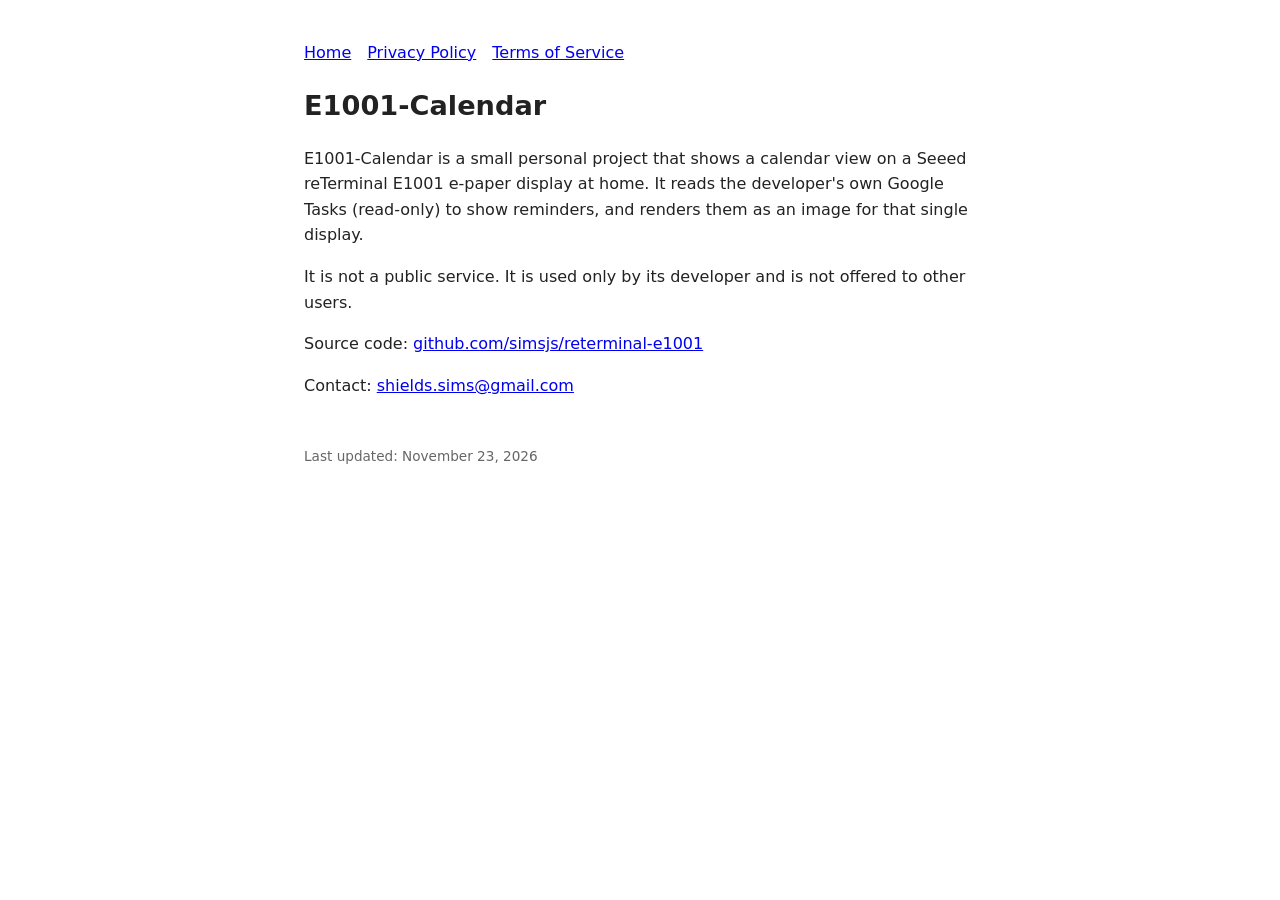
<file: docs/index.html>
<!DOCTYPE html>
<html lang="en"><head><meta charset="utf-8"><meta name="viewport" content="width=device-width,initial-scale=1"><title>E1001-Calendar</title><link rel="stylesheet" href="style.css"></head><body>
<nav><a href="./">Home</a><a href="privacy.html">Privacy Policy</a><a href="terms.html">Terms of Service</a></nav>
<h1>E1001-Calendar</h1>
<p>E1001-Calendar is a small personal project that shows a calendar view on a Seeed reTerminal E1001 e-paper display at home. It reads the developer's own Google Tasks (read-only) to show reminders, and renders them as an image for that single display.</p>
<p>It is not a public service. It is used only by its developer and is not offered to other users.</p>
<p>Source code: <a href="https://github.com/simsjs/reterminal-e1001">github.com/simsjs/reterminal-e1001</a></p>
<p>Contact: <a href="mailto:shields.sims@gmail.com">shields.sims@gmail.com</a></p>
<footer>Last updated: November 23, 2026</footer></body></html>
</file>
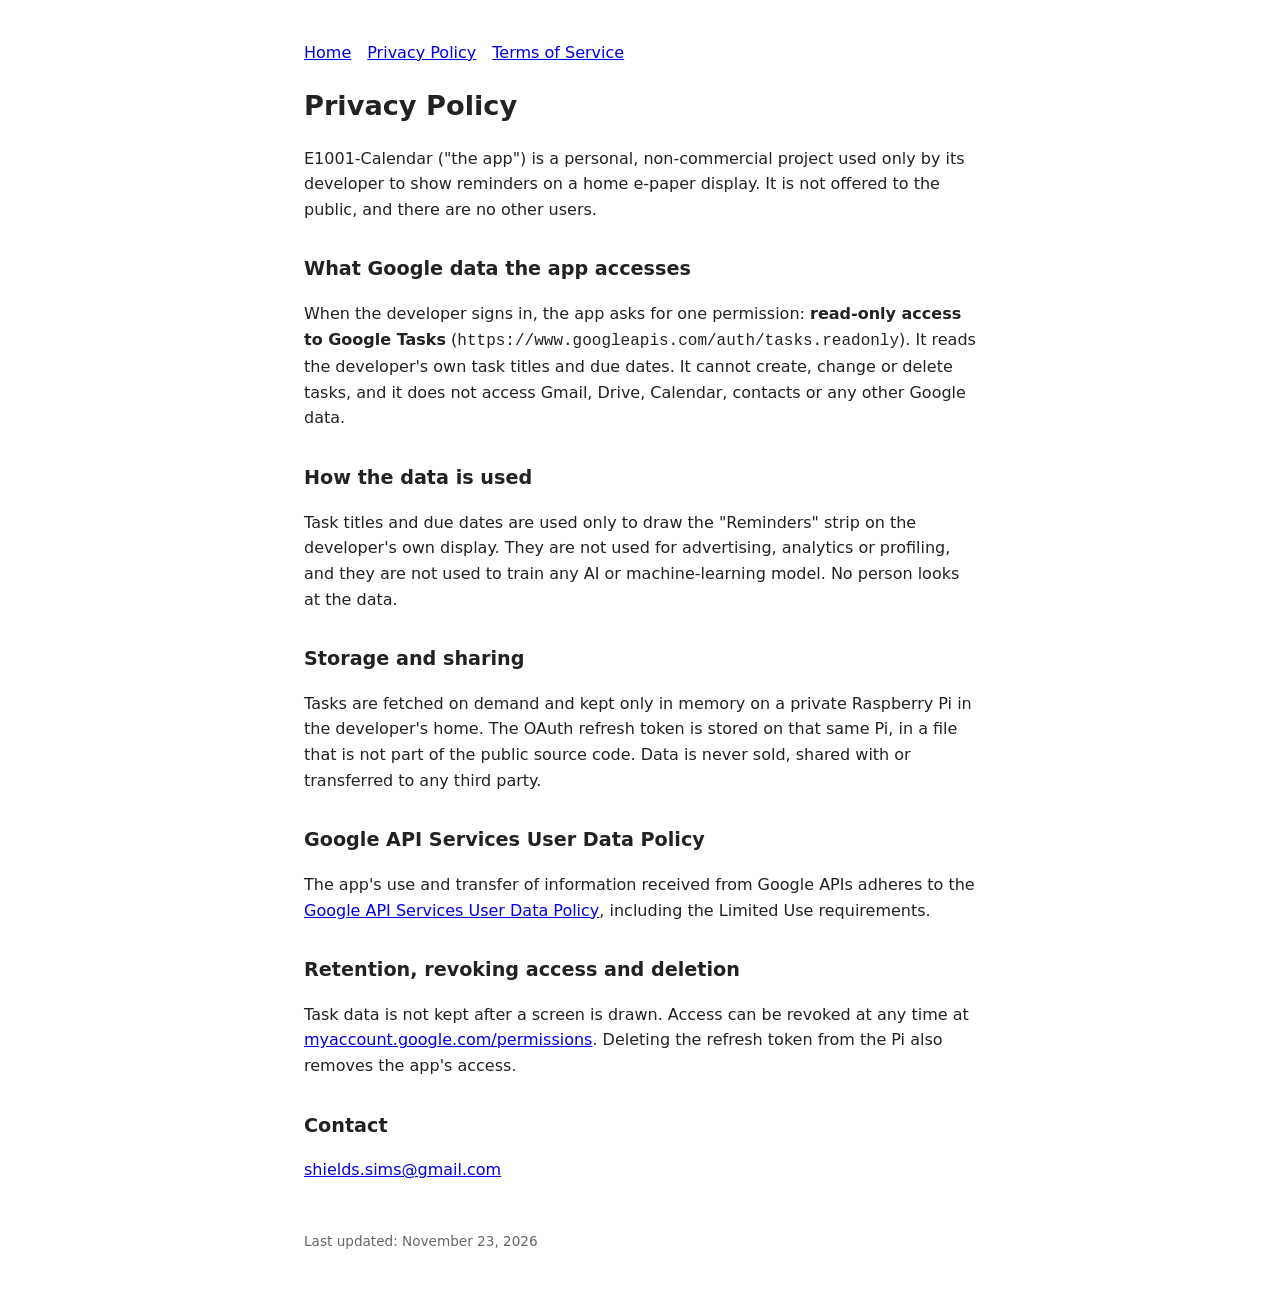
<file: docs/privacy.html>
<!DOCTYPE html>
<html lang="en"><head><meta charset="utf-8"><meta name="viewport" content="width=device-width,initial-scale=1"><title>Privacy Policy - E1001-Calendar</title><link rel="stylesheet" href="style.css"></head><body>
<nav><a href="./">Home</a><a href="privacy.html">Privacy Policy</a><a href="terms.html">Terms of Service</a></nav>
<h1>Privacy Policy</h1>
<p>E1001-Calendar ("the app") is a personal, non-commercial project used only by its developer to show reminders on a home e-paper display. It is not offered to the public, and there are no other users.</p>
<h2>What Google data the app accesses</h2>
<p>When the developer signs in, the app asks for one permission: <strong>read-only access to Google Tasks</strong> (<code>https://www.googleapis.com/auth/tasks.readonly</code>). It reads the developer's own task titles and due dates. It cannot create, change or delete tasks, and it does not access Gmail, Drive, Calendar, contacts or any other Google data.</p>
<h2>How the data is used</h2>
<p>Task titles and due dates are used only to draw the "Reminders" strip on the developer's own display. They are not used for advertising, analytics or profiling, and they are not used to train any AI or machine-learning model. No person looks at the data.</p>
<h2>Storage and sharing</h2>
<p>Tasks are fetched on demand and kept only in memory on a private Raspberry Pi in the developer's home. The OAuth refresh token is stored on that same Pi, in a file that is not part of the public source code. Data is never sold, shared with or transferred to any third party.</p>
<h2>Google API Services User Data Policy</h2>
<p>The app's use and transfer of information received from Google APIs adheres to the <a href="https://developers.google.com/terms/api-services-user-data-policy#limited-use">Google API Services User Data Policy</a>, including the Limited Use requirements.</p>
<h2>Retention, revoking access and deletion</h2>
<p>Task data is not kept after a screen is drawn. Access can be revoked at any time at <a href="https://myaccount.google.com/permissions">myaccount.google.com/permissions</a>. Deleting the refresh token from the Pi also removes the app's access.</p>
<h2>Contact</h2>
<p><a href="mailto:shields.sims@gmail.com">shields.sims@gmail.com</a></p>
<footer>Last updated: November 23, 2026</footer></body></html>
</file>
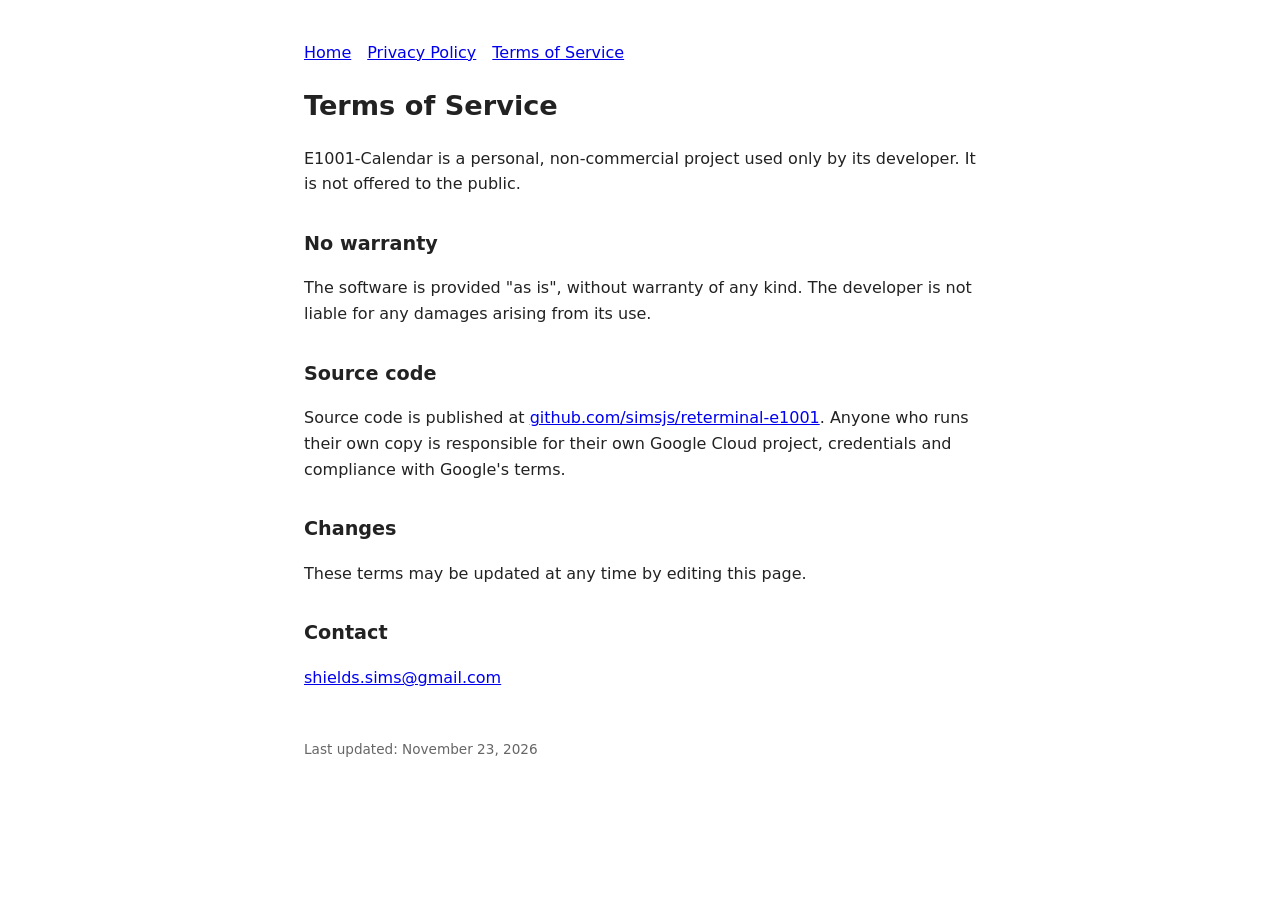
<file: docs/terms.html>
<!DOCTYPE html>
<html lang="en"><head><meta charset="utf-8"><meta name="viewport" content="width=device-width,initial-scale=1"><title>Terms of Service - E1001-Calendar</title><link rel="stylesheet" href="style.css"></head><body>
<nav><a href="./">Home</a><a href="privacy.html">Privacy Policy</a><a href="terms.html">Terms of Service</a></nav>
<h1>Terms of Service</h1>
<p>E1001-Calendar is a personal, non-commercial project used only by its developer. It is not offered to the public.</p>
<h2>No warranty</h2>
<p>The software is provided "as is", without warranty of any kind. The developer is not liable for any damages arising from its use.</p>
<h2>Source code</h2>
<p>Source code is published at <a href="https://github.com/simsjs/reterminal-e1001">github.com/simsjs/reterminal-e1001</a>. Anyone who runs their own copy is responsible for their own Google Cloud project, credentials and compliance with Google's terms.</p>
<h2>Changes</h2>
<p>These terms may be updated at any time by editing this page.</p>
<h2>Contact</h2>
<p><a href="mailto:shields.sims@gmail.com">shields.sims@gmail.com</a></p>
<footer>Last updated: November 23, 2026</footer></body></html>
</file>
<file: docs/style.css>
body{font:16px/1.6 system-ui,sans-serif;max-width:42rem;margin:2.5rem auto;padding:0 1rem;color:#222}
h1{font-size:1.7rem}h2{font-size:1.2rem;margin-top:2rem}
nav a{margin-right:1rem}footer{margin-top:3rem;font-size:.85rem;color:#666}
</file>
